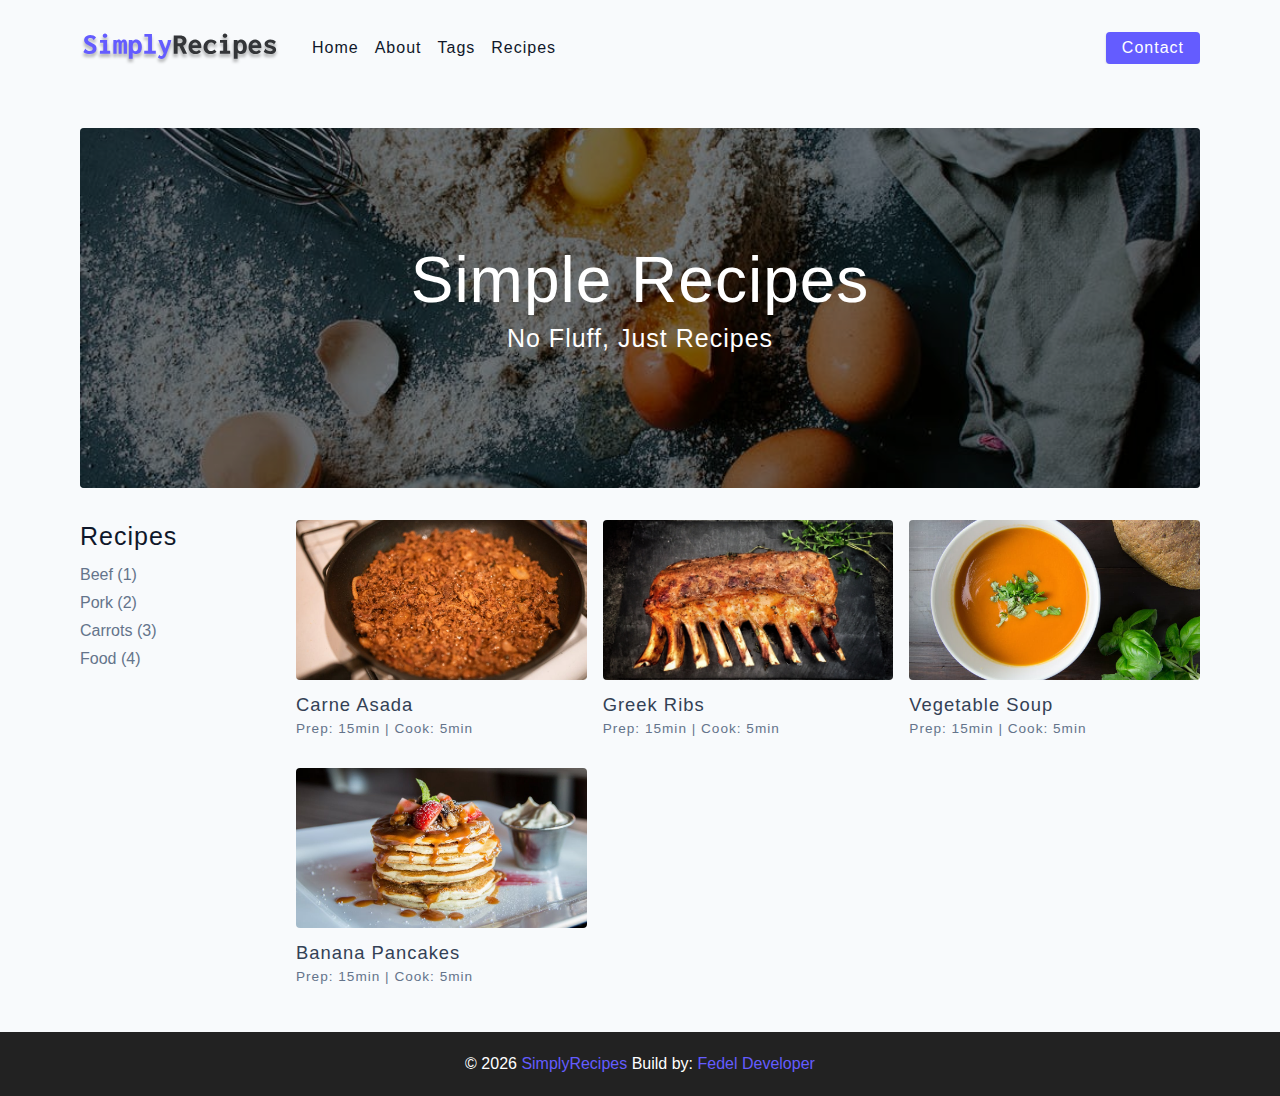
<file: index.html>
<!DOCTYPE html>
<html lang="en">
  <head>
    <meta charset="UTF-8" />
    <meta http-equiv="X-UA-Compatible" content="IE=edge" />
    <meta name="viewport" content="width=device-width, initial-scale=1.0" />
    <title>Simply Recipes || Starter</title>
    <!-- favicon -->
    <link rel="shortcut icon" href="./assets/favicon.ico" type="image/x-icon" />
    <!-- normalize -->
    <link rel="stylesheet" href="./css/normalize.css" />
    <!-- font-awesome -->
    <link
      rel="stylesheet"
      href="https://cdnjs.cloudflare.com/ajax/libs/font-awesome/5.14.0/css/all.min.css"
    />
    <!-- main css -->
    <link rel="stylesheet" href="./css/main.css" />
  </head>
  <body>
    <!-- nav -->
    <nav class="navbar">
      <div class="nav-center">
        <div class="nav-header">
          <a href="index.html" class="nav-logo">
            <img src="./assets/logo.svg" alt="simple recipes" />
          </a>
          <button class="nav-btn btn">
            <i class="fas fa-align-justify"></i>
          </button>
        </div>

        <div class="nav-links">
          <a href="index.html" class="nav-link">home</a>
          <a href="about.html" class="nav-link">about</a>
          <a href="tags.html" class="nav-link">tags</a>
          <a href="recipes.html" class="nav-link">recipes</a>

          <div class="nav-link contact-link">
            <a href="contact.html" class="btn">contact</a>
          </div>
        </div>
      </div>
    </nav>
    <!-- end of nav -->

    <!-- main -->
    <main class="page">
      <!-- header -->
      <header class="hero">
        <div class="hero-container">
          <div class="hero-text">
            <h1>simple recipes</h1>
            <h4>no fluff, just recipes</h4>
          </div>
        </div>
      </header>
      <!-- end of header -->

      <!-- recipes container -->
      <section class="recipes-container">
        <!-- tags container -->
        <div class="tags-container">
          <h4>recipes</h4>
          <div class="tags-list">
            <a href="tag-template.html">Beef (1)</a>
            <a href="tag-template.html">Pork (2)</a>
            <a href="tag-template.html">Carrots (3)</a>
            <a href="tag-template.html">Food (4)</a>
          </div>
        </div>
        <!--end of tags container -->

        <!-- recipes list -->
        <div class="recipes-list">
          <!-- single recipes -->
          <a href="single-recipe.html" class="recipe">
            <img
              src="./assets/recipes/recipe-1.jpeg"
              alt="food"
              class="img recipe-img"
            />
            <h5>carne asada</h5>
            <p>Prep: 15min | Cook: 5min</p>
          </a>

          <a href="single-recipe.html" class="recipe">
            <img
              src="./assets/recipes/recipe-2.jpeg"
              alt="food"
              class="img recipe-img"
            />
            <h5>greek ribs</h5>
            <p>Prep: 15min | Cook: 5min</p>
          </a>

          <a href="single-recipe.html" class="recipe">
            <img
              src="./assets/recipes/recipe-3.jpeg"
              alt="food"
              class="img recipe-img"
            />
            <h5>vegetable soup</h5>
            <p>Prep: 15min | Cook: 5min</p>
          </a>

          <a href="single-recipe.html" class="recipe">
            <img
              src="./assets/recipes/recipe-4.jpeg"
              alt="food"
              class="img recipe-img"
            />
            <h5>banana pancakes</h5>
            <p>Prep: 15min | Cook: 5min</p>
          </a>
          <!-- end of single recipes -->
        </div>
        <!--end of recipes list -->
      </section>
      <!-- end of recipes container -->
    </main>
    <!-- end of main -->

    <!-- footer -->
    <footer class="page-footer">
      <p>
        &copy;
        <span id="date"></span>
        <span class="footer-logo">SimplyRecipes</span>
        Build by:
        <a href="https://fedelmagbanua.netlify.app/">Fedel Developer</a>
      </p>
    </footer>
    <!-- end of footer -->

    <!-- javascript -->
    <script src="/js/app.js"></script>
  </body>
</html>
</file>
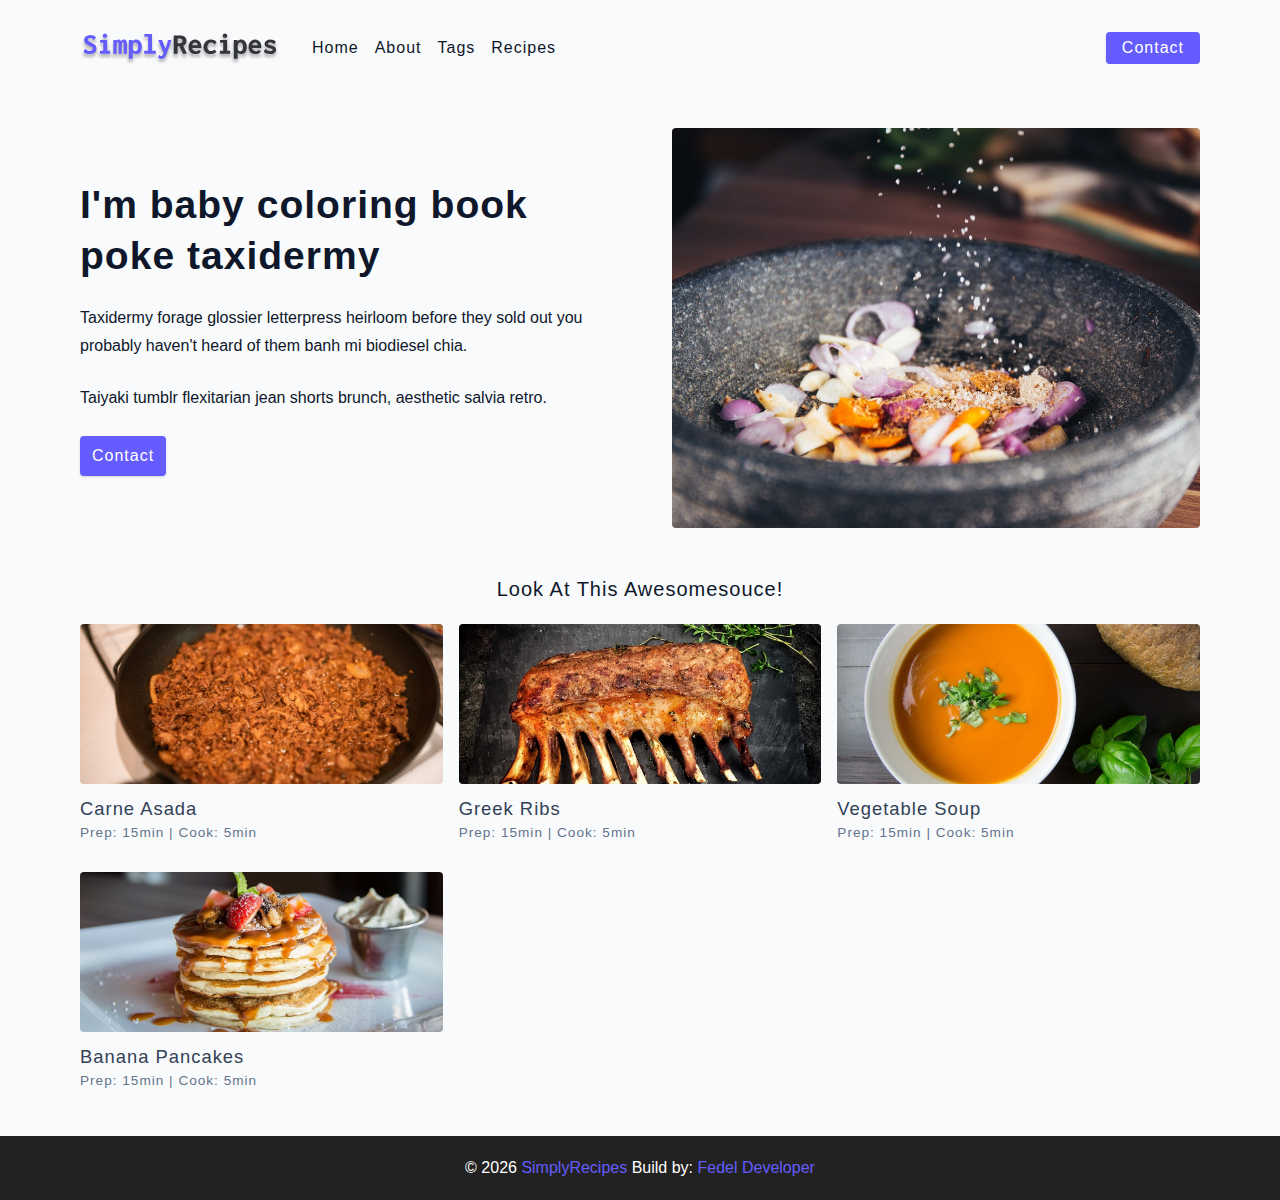
<file: about.html>
<!DOCTYPE html>
<html lang="en">
  <head>
    <meta charset="UTF-8" />
    <meta http-equiv="X-UA-Compatible" content="IE=edge" />
    <meta name="viewport" content="width=device-width, initial-scale=1.0" />
    <title>About || Starter</title>
    <!-- favicon -->
    <link rel="shortcut icon" href="./assets/favicon.ico" type="image/x-icon" />
    <!-- normalize -->
    <link rel="stylesheet" href="./css/normalize.css" />
    <!-- font-awesome -->
    <link
      rel="stylesheet"
      href="https://cdnjs.cloudflare.com/ajax/libs/font-awesome/5.14.0/css/all.min.css"
    />
    <!-- main css -->
    <link rel="stylesheet" href="./css/main.css" />
  </head>
  <body>
    <!-- nav -->
    <nav class="navbar">
      <div class="nav-center">
        <div class="nav-header">
          <a href="index.html" class="nav-logo">
            <img src="./assets/logo.svg" alt="simple recipes" />
          </a>
          <button class="nav-btn btn">
            <i class="fas fa-align-justify"></i>
          </button>
        </div>

        <div class="nav-links">
          <a href="index.html" class="nav-link">home</a>
          <a href="about.html" class="nav-link">about</a>
          <a href="tags.html" class="nav-link">tags</a>
          <a href="recipes.html" class="nav-link">recipes</a>

          <div class="nav-link contact-link">
            <a href="contact.html" class="btn">contact</a>
          </div>
        </div>
      </div>
    </nav>
    <!-- end of nav -->

    <!-- main -->
    <main class="page">
      <section class="about-page">
        <article>
          <h2>I'm baby coloring book poke taxidermy</h2>
          <p>
            Taxidermy forage glossier letterpress heirloom before they sold out
            you probably haven't heard of them banh mi biodiesel chia.
          </p>
          <p>
            Taiyaki tumblr flexitarian jean shorts brunch, aesthetic salvia
            retro.
          </p>
          <a href="contact.html" class="btn">contact</a>
        </article>
        <img
          src="/assets/about.jpeg"
          class="img about-img"
          alt="pouring salt"
        />
      </section>
      <section class="featured-recipes">
        <h5 class="featured-title">look at this awesomesouce!</h5>
        <!-- recipes list -->
        <div class="recipes-list">
          <!-- single recipes -->
          <a href="single-recipe.html" class="recipe">
            <img
              src="./assets/recipes/recipe-1.jpeg"
              alt="food"
              class="img recipe-img"
            />
            <h5>carne asada</h5>
            <p>Prep: 15min | Cook: 5min</p>
          </a>

          <a href="single-recipe.html" class="recipe">
            <img
              src="./assets/recipes/recipe-2.jpeg"
              alt="food"
              class="img recipe-img"
            />
            <h5>greek ribs</h5>
            <p>Prep: 15min | Cook: 5min</p>
          </a>

          <a href="single-recipe.html" class="recipe">
            <img
              src="./assets/recipes/recipe-3.jpeg"
              alt="food"
              class="img recipe-img"
            />
            <h5>vegetable soup</h5>
            <p>Prep: 15min | Cook: 5min</p>
          </a>

          <a href="single-recipe.html" class="recipe">
            <img
              src="./assets/recipes/recipe-4.jpeg"
              alt="food"
              class="img recipe-img"
            />
            <h5>banana pancakes</h5>
            <p>Prep: 15min | Cook: 5min</p>
          </a>
          <!-- end of single recipes -->
        </div>
        <!--end of recipes list -->
      </section>
    </main>
    <!-- end of main -->

    <!-- footer -->
    <footer class="page-footer">
      <p>
        &copy;
        <span id="date"></span>
        <span class="footer-logo">SimplyRecipes</span>
        Build by:
        <a href="https://fedelmagbanua.netlify.app/">Fedel Developer</a>
      </p>
    </footer>
    <!-- end of footer -->

    <!-- javascript -->
    <script src="/js/app.js"></script>
  </body>
</html>
</file>
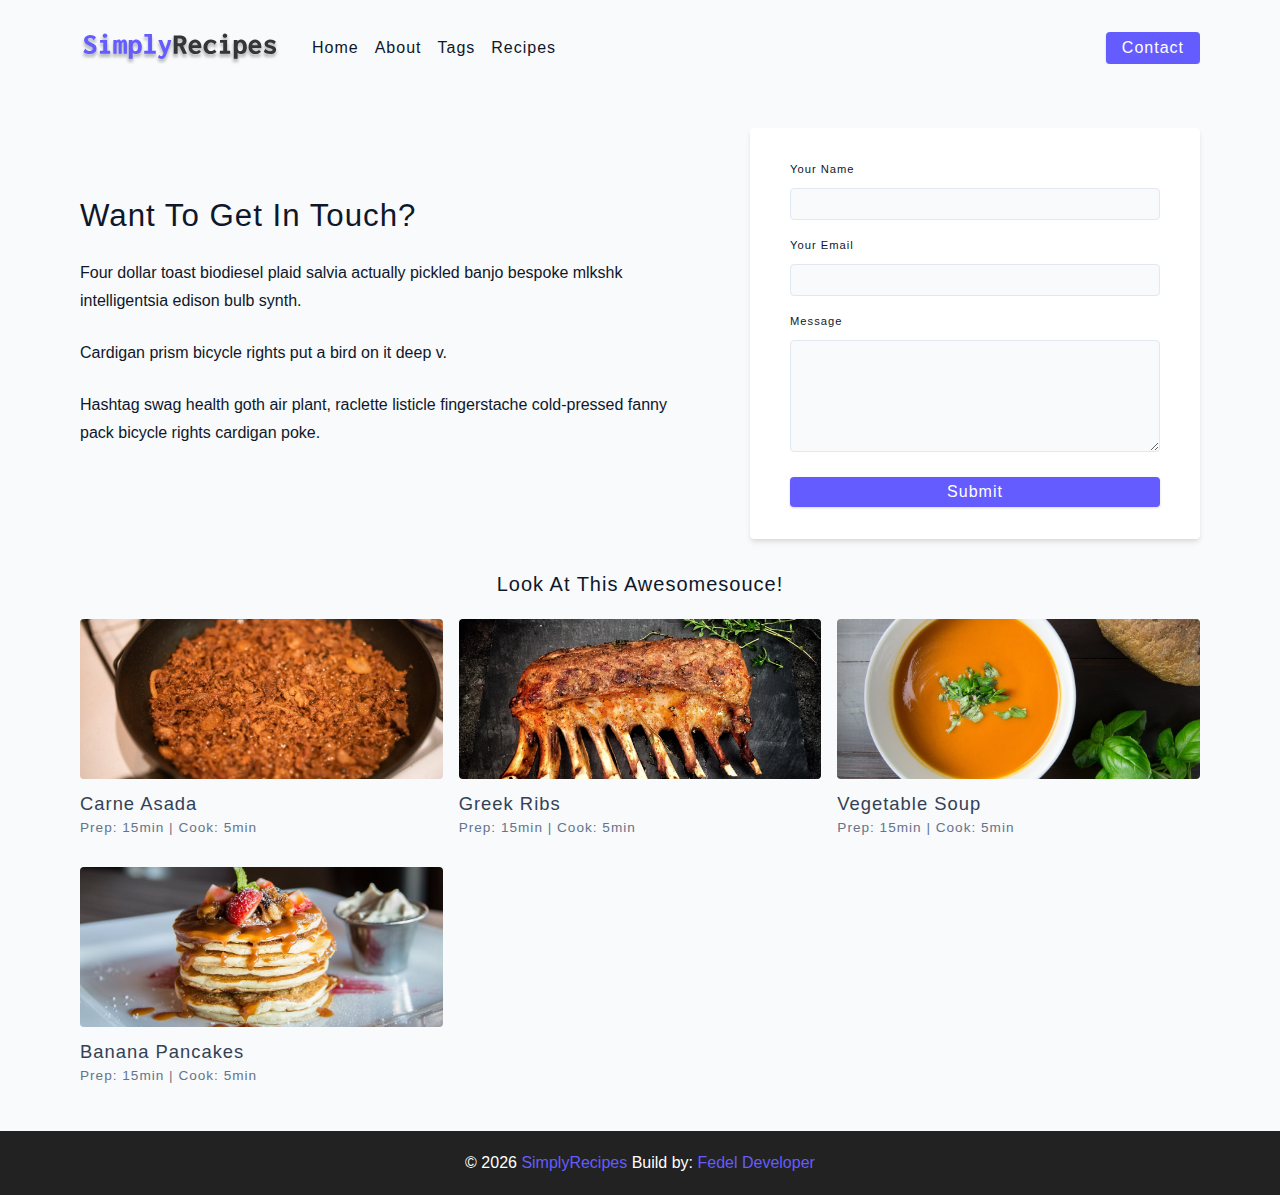
<file: contact.html>
<!DOCTYPE html>
<html lang="en">
  <head>
    <meta charset="UTF-8" />
    <meta http-equiv="X-UA-Compatible" content="IE=edge" />
    <meta name="viewport" content="width=device-width, initial-scale=1.0" />
    <title>Contact || Starter</title>
    <!-- favicon -->
    <link rel="shortcut icon" href="./assets/favicon.ico" type="image/x-icon" />
    <!-- normalize -->
    <link rel="stylesheet" href="./css/normalize.css" />
    <!-- font-awesome -->
    <link
      rel="stylesheet"
      href="https://cdnjs.cloudflare.com/ajax/libs/font-awesome/5.14.0/css/all.min.css"
    />
    <!-- main css -->
    <link rel="stylesheet" href="./css/main.css" />
  </head>
  <body>
    <!-- nav -->
    <nav class="navbar">
      <div class="nav-center">
        <div class="nav-header">
          <a href="index.html" class="nav-logo">
            <img src="./assets/logo.svg" alt="simple recipes" />
          </a>
          <button class="nav-btn btn">
            <i class="fas fa-align-justify"></i>
          </button>
        </div>

        <div class="nav-links">
          <a href="index.html" class="nav-link">home</a>
          <a href="about.html" class="nav-link">about</a>
          <a href="tags.html" class="nav-link">tags</a>
          <a href="recipes.html" class="nav-link">recipes</a>

          <div class="nav-link contact-link">
            <a href="contact.html" class="btn">contact</a>
          </div>
        </div>
      </div>
    </nav>
    <!-- end of nav -->

    <!-- main -->
    <main class="page">
      <section class="contact-container">
        <article class="contact-info">
          <h3>Want To Get In Touch?</h3>
          <p>
            Four dollar toast biodiesel plaid salvia actually pickled banjo
            bespoke mlkshk intelligentsia edison bulb synth.
          </p>
          <p>Cardigan prism bicycle rights put a bird on it deep v.</p>
          <p>
            Hashtag swag health goth air plant, raclette listicle fingerstache
            cold-pressed fanny pack bicycle rights cardigan poke.
          </p>
        </article>
        <article>
          <form action="" class="form contact-form">
            <!-- single form row -->
            <div class="form-row">
              <label for="name" class="form-label">your name</label>
              <input type="text" name="name" id="name" class="form-input" />
            </div>
            <!-- end of single row -->

            <!-- single form row -->
            <div class="form-row">
              <label for="email" class="form-label">your email</label>
              <input type="email" name="email" id="email" class="form-input" />
            </div>
            <!-- end of single row -->

            <!-- single form row -->
            <div class="form-row">
              <label for="message" class="form-label">message</label>
              <textarea
                name="message"
                id="message"
                class="form-textarea"
              ></textarea>
            </div>
            <!-- end of single row -->
            <button type="submit" class="btn btn-block">submit</button>
          </form>
        </article>
      </section>

      <section class="featured-recipes">
        <h5 class="featured-title">look at this awesomesouce!</h5>
        <!-- recipes list -->
        <div class="recipes-list">
          <!-- single recipes -->
          <a href="single-recipe.html" class="recipe">
            <img
              src="./assets/recipes/recipe-1.jpeg"
              alt="food"
              class="img recipe-img"
            />
            <h5>carne asada</h5>
            <p>Prep: 15min | Cook: 5min</p>
          </a>

          <a href="single-recipe.html" class="recipe">
            <img
              src="./assets/recipes/recipe-2.jpeg"
              alt="food"
              class="img recipe-img"
            />
            <h5>greek ribs</h5>
            <p>Prep: 15min | Cook: 5min</p>
          </a>

          <a href="single-recipe.html" class="recipe">
            <img
              src="./assets/recipes/recipe-3.jpeg"
              alt="food"
              class="img recipe-img"
            />
            <h5>vegetable soup</h5>
            <p>Prep: 15min | Cook: 5min</p>
          </a>

          <a href="single-recipe.html" class="recipe">
            <img
              src="./assets/recipes/recipe-4.jpeg"
              alt="food"
              class="img recipe-img"
            />
            <h5>banana pancakes</h5>
            <p>Prep: 15min | Cook: 5min</p>
          </a>
          <!-- end of single recipes -->
        </div>
        <!--end of recipes list -->
      </section>
    </main>
    <!-- end of main -->

    <!-- footer -->
    <footer class="page-footer">
      <p>
        &copy;
        <span id="date"></span>
        <span class="footer-logo">SimplyRecipes</span>
        Build by:
        <a href="https://fedelmagbanua.netlify.app/">Fedel Developer</a>
      </p>
    </footer>
    <!-- end of footer -->

    <!-- javascript -->
    <script src="/js/app.js"></script>
  </body>
</html>
</file>
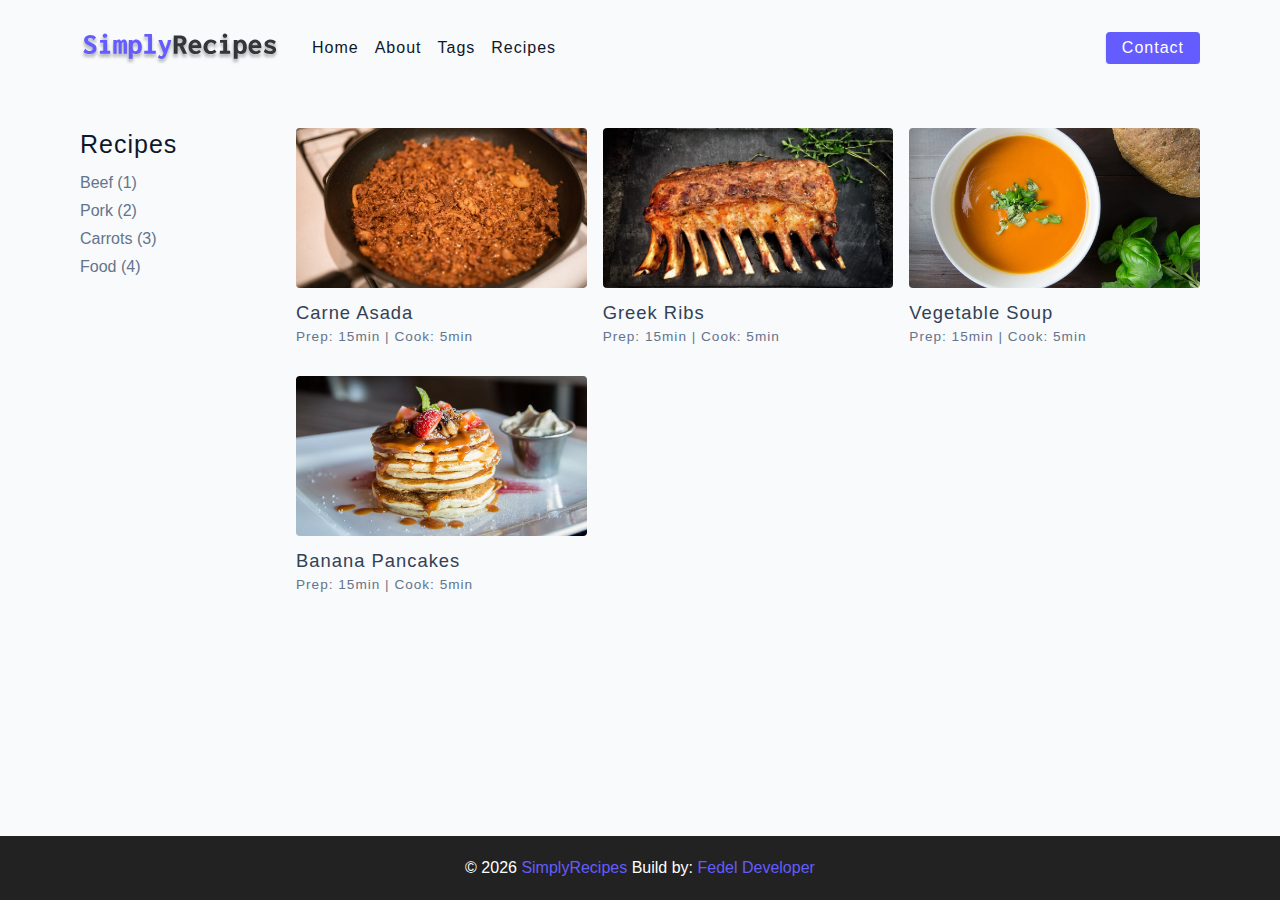
<file: recipes.html>
<!DOCTYPE html>
<html lang="en">
  <head>
    <meta charset="UTF-8" />
    <meta http-equiv="X-UA-Compatible" content="IE=edge" />
    <meta name="viewport" content="width=device-width, initial-scale=1.0" />
    <title>Recipes || Starter</title>
    <!-- favicon -->
    <link rel="shortcut icon" href="./assets/favicon.ico" type="image/x-icon" />
    <!-- normalize -->
    <link rel="stylesheet" href="./css/normalize.css" />
    <!-- font-awesome -->
    <link
      rel="stylesheet"
      href="https://cdnjs.cloudflare.com/ajax/libs/font-awesome/5.14.0/css/all.min.css"
    />
    <!-- main css -->
    <link rel="stylesheet" href="./css/main.css" />
  </head>
  <body>
    <!-- nav -->
    <nav class="navbar">
      <div class="nav-center">
        <div class="nav-header">
          <a href="index.html" class="nav-logo">
            <img src="./assets/logo.svg" alt="simple recipes" />
          </a>
          <button class="nav-btn btn">
            <i class="fas fa-align-justify"></i>
          </button>
        </div>

        <div class="nav-links">
          <a href="index.html" class="nav-link">home</a>
          <a href="about.html" class="nav-link">about</a>
          <a href="tags.html" class="nav-link">tags</a>
          <a href="recipes.html" class="nav-link">recipes</a>

          <div class="nav-link contact-link">
            <a href="contact.html" class="btn">contact</a>
          </div>
        </div>
      </div>
    </nav>
    <!-- end of nav -->

    <!-- main -->
    <main class="page error-page">
      <!-- recipes container -->
      <section class="recipes-container">
        <!-- tags container -->
        <div class="tags-container">
          <h4>recipes</h4>
          <div class="tags-list">
            <a href="tag-template.html">Beef (1)</a>
            <a href="tag-template.html">Pork (2)</a>
            <a href="tag-template.html">Carrots (3)</a>
            <a href="tag-template.html">Food (4)</a>
          </div>
        </div>
        <!--end of tags container -->

        <!-- recipes list -->
        <div class="recipes-list">
          <!-- single recipes -->
          <a href="single-recipe.html" class="recipe">
            <img
              src="./assets/recipes/recipe-1.jpeg"
              alt="food"
              class="img recipe-img"
            />
            <h5>carne asada</h5>
            <p>Prep: 15min | Cook: 5min</p>
          </a>

          <a href="single-recipe.html" class="recipe">
            <img
              src="./assets/recipes/recipe-2.jpeg"
              alt="food"
              class="img recipe-img"
            />
            <h5>greek ribs</h5>
            <p>Prep: 15min | Cook: 5min</p>
          </a>

          <a href="single-recipe.html" class="recipe">
            <img
              src="./assets/recipes/recipe-3.jpeg"
              alt="food"
              class="img recipe-img"
            />
            <h5>vegetable soup</h5>
            <p>Prep: 15min | Cook: 5min</p>
          </a>

          <a href="single-recipe.html" class="recipe">
            <img
              src="./assets/recipes/recipe-4.jpeg"
              alt="food"
              class="img recipe-img"
            />
            <h5>banana pancakes</h5>
            <p>Prep: 15min | Cook: 5min</p>
          </a>
          <!-- end of single recipes -->
        </div>
        <!--end of recipes list -->
      </section>
      <!-- end of recipes container -->
    </main>
    <!-- end of main -->

    <!-- footer -->
    <footer class="page-footer">
      <p>
        &copy;
        <span id="date"></span>
        <span class="footer-logo">SimplyRecipes</span>
        Build by:
        <a href="https://fedelmagbanua.netlify.app/">Fedel Developer</a>
      </p>
    </footer>
    <!-- end of footer -->

    <!-- javascript -->
    <script src="/js/app.js"></script>
  </body>
</html>
</file>
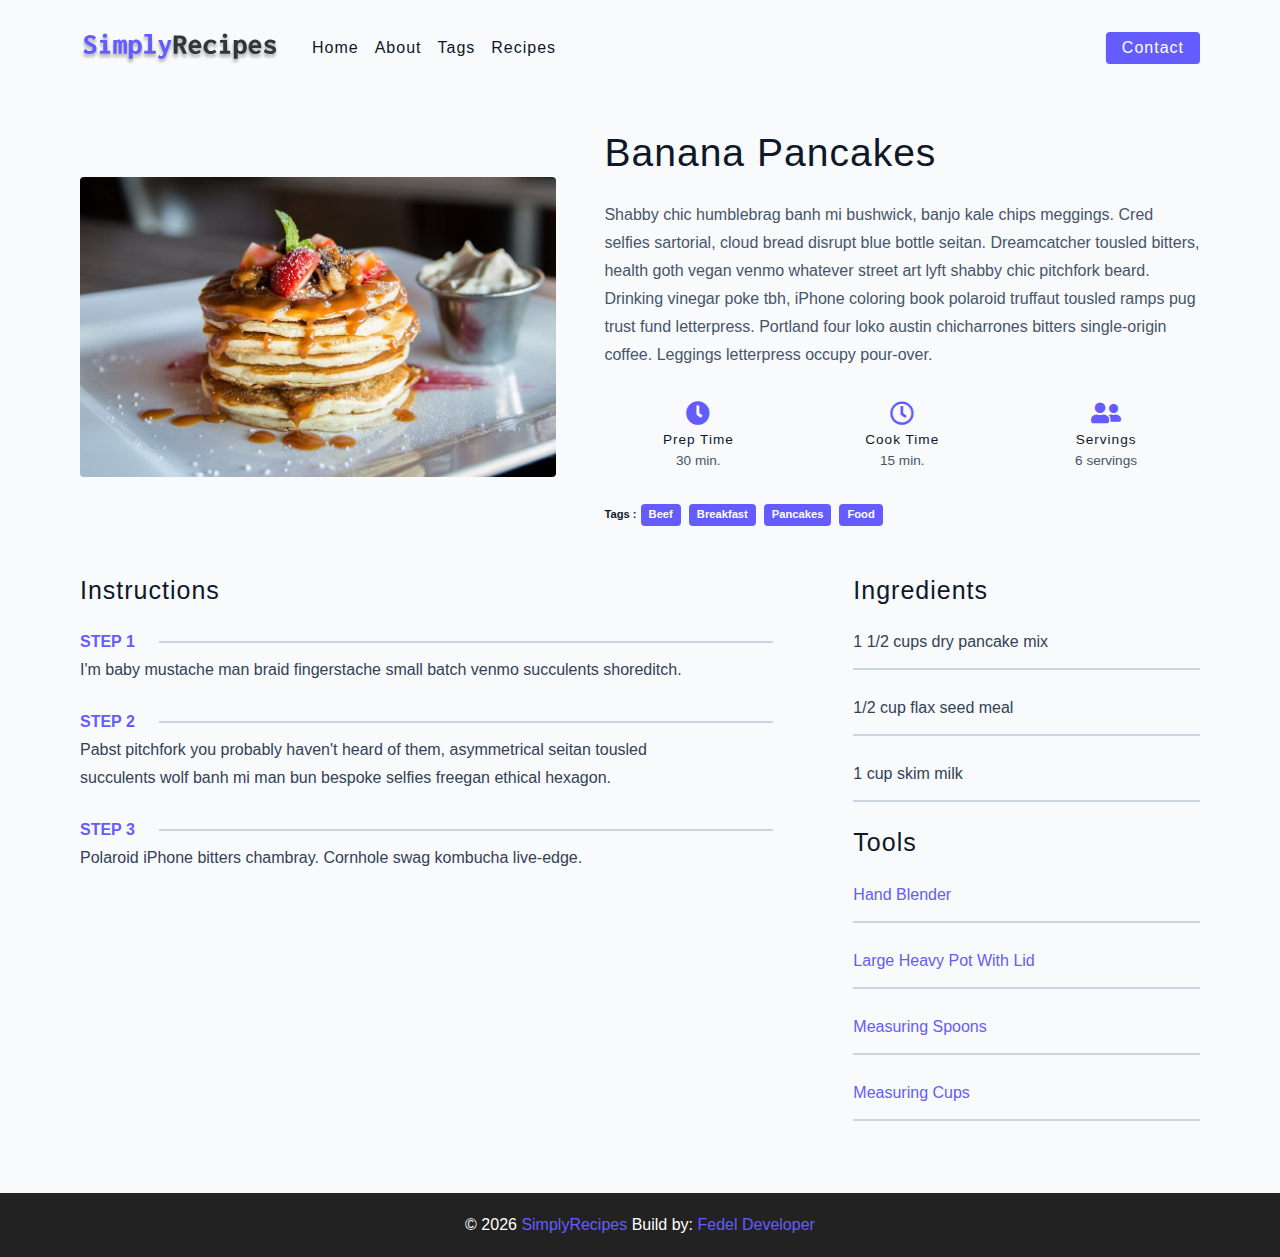
<file: single-recipe.html>
<!DOCTYPE html>
<html lang="en">
  <head>
    <meta charset="UTF-8" />
    <meta http-equiv="X-UA-Compatible" content="IE=edge" />
    <meta name="viewport" content="width=device-width, initial-scale=1.0" />
    <title>Single Recipe || Starter</title>
    <!-- favicon -->
    <link rel="shortcut icon" href="./assets/favicon.ico" type="image/x-icon" />
    <!-- normalize -->
    <link rel="stylesheet" href="./css/normalize.css" />
    <!-- font-awesome -->
    <link
      rel="stylesheet"
      href="https://cdnjs.cloudflare.com/ajax/libs/font-awesome/5.14.0/css/all.min.css"
    />
    <!-- main css -->
    <link rel="stylesheet" href="./css/main.css" />
  </head>
  <body>
    <!-- nav -->
    <nav class="navbar">
      <div class="nav-center">
        <div class="nav-header">
          <a href="index.html" class="nav-logo">
            <img src="./assets/logo.svg" alt="simple recipes" />
          </a>
          <button class="nav-btn btn">
            <i class="fas fa-align-justify"></i>
          </button>
        </div>

        <div class="nav-links">
          <a href="index.html" class="nav-link">home</a>
          <a href="about.html" class="nav-link">about</a>
          <a href="tags.html" class="nav-link">tags</a>
          <a href="recipes.html" class="nav-link">recipes</a>

          <div class="nav-link contact-link">
            <a href="contact.html" class="btn">contact</a>
          </div>
        </div>
      </div>
    </nav>
    <!-- end of nav -->

    <!-- main -->
    <main class="page">
      <div class="recipe-page">
        <!-- recipe hero -->
        <section class="recipe-hero">
          <img
            src="/assets/recipes/recipe-4.jpeg"
            class="img recipe-hero-img"
            alt="pancakes"
          />
          <article class="recipe-info">
            <h2>banana pancakes</h2>
            <p>
              Shabby chic humblebrag banh mi bushwick, banjo kale chips
              meggings. Cred selfies sartorial, cloud bread disrupt blue bottle
              seitan. Dreamcatcher tousled bitters, health goth vegan venmo
              whatever street art lyft shabby chic pitchfork beard. Drinking
              vinegar poke tbh, iPhone coloring book polaroid truffaut tousled
              ramps pug trust fund letterpress. Portland four loko austin
              chicharrones bitters single-origin coffee. Leggings letterpress
              occupy pour-over.
            </p>

            <!-- recipe icons -->
            <div class="recipe-icons">
              <!-- single recipe icons -->
              <article>
                <i class="fas fa-clock"></i>
                <h5>prep time</h5>
                <p>30 min.</p>
              </article>
              <!-- end of single recipe icons -->

              <!-- single recipe icons -->
              <article>
                <i class="far fa-clock"></i>
                <h5>cook time</h5>
                <p>15 min.</p>
              </article>
              <!-- end of single recipe icons -->

              <!-- single recipe icons -->
              <article>
                <i class="fas fa-user-friends"></i>
                <h5>servings</h5>
                <p>6 servings</p>
              </article>
              <!-- end of single recipe icons -->
            </div>
            <!-- end of recipe icons -->

            <!-- recipe tags -->
            <div class="recipe-tags">
              Tags : <a href="/tag-template.html">beef</a>
              <a href="/tag-template.html">breakfast</a>
              <a href="/tag-template.html">pancakes</a>
              <a href="/tag-template.html">food</a>
            </div>
            <!-- end of recipe tags -->
          </article>
        </section>
        <!-- end of recipe hero -->

        <!-- recipe content -->
        <section class="recipe-content">
          <article>
            <h4>instructions</h4>
            <!-- single instructions -->
            <div class="single-instruction">
              <header>
                <p>step 1</p>
                <div></div>
              </header>
              <p>
                I'm baby mustache man braid fingerstache small batch venmo
                succulents shoreditch.
              </p>
            </div>
            <!-- end of single instructions -->

            <!-- single instructions -->
            <div class="single-instruction">
              <header>
                <p>step 2</p>
                <div></div>
              </header>
              <p>
                Pabst pitchfork you probably haven't heard of them, asymmetrical
                seitan tousled succulents wolf banh mi man bun bespoke selfies
                freegan ethical hexagon.
              </p>
            </div>
            <!-- end of single instructions -->

            <!-- single instructions -->
            <div class="single-instruction">
              <header>
                <p>step 3</p>
                <div></div>
              </header>
              <p>
                Polaroid iPhone bitters chambray. Cornhole swag kombucha
                live-edge.
              </p>
            </div>
            <!-- end of single instructions -->
          </article>

          <!-- second column -->
          <article class="second-column">
            <div>
              <h4>ingredients</h4>
              <p class="single-ingredient">1 1/2 cups dry pancake mix</p>
              <p class="single-ingredient">1/2 cup flax seed meal</p>
              <p class="single-ingredient">1 cup skim milk</p>
            </div>

            <div>
              <h4>tools</h4>
              <p class="single-tool">hand blender</p>
              <p class="single-tool">large heavy pot with lid</p>
              <p class="single-tool">measuring spoons</p>
              <p class="single-tool">measuring cups</p>
            </div>
          </article>
          <!-- end of second column -->
        </section>
        <!-- end of recipe content -->
      </div>
    </main>
    <!-- end of main -->

    <!-- footer -->
    <footer class="page-footer">
      <p>
        &copy;
        <span id="date"></span>
        <span class="footer-logo">SimplyRecipes</span>
        Build by:
        <a href="https://fedelmagbanua.netlify.app/">Fedel Developer</a>
      </p>
    </footer>
    <!-- end of footer -->

    <!-- javascript -->
    <script src="/js/app.js"></script>
  </body>
</html>
</file>
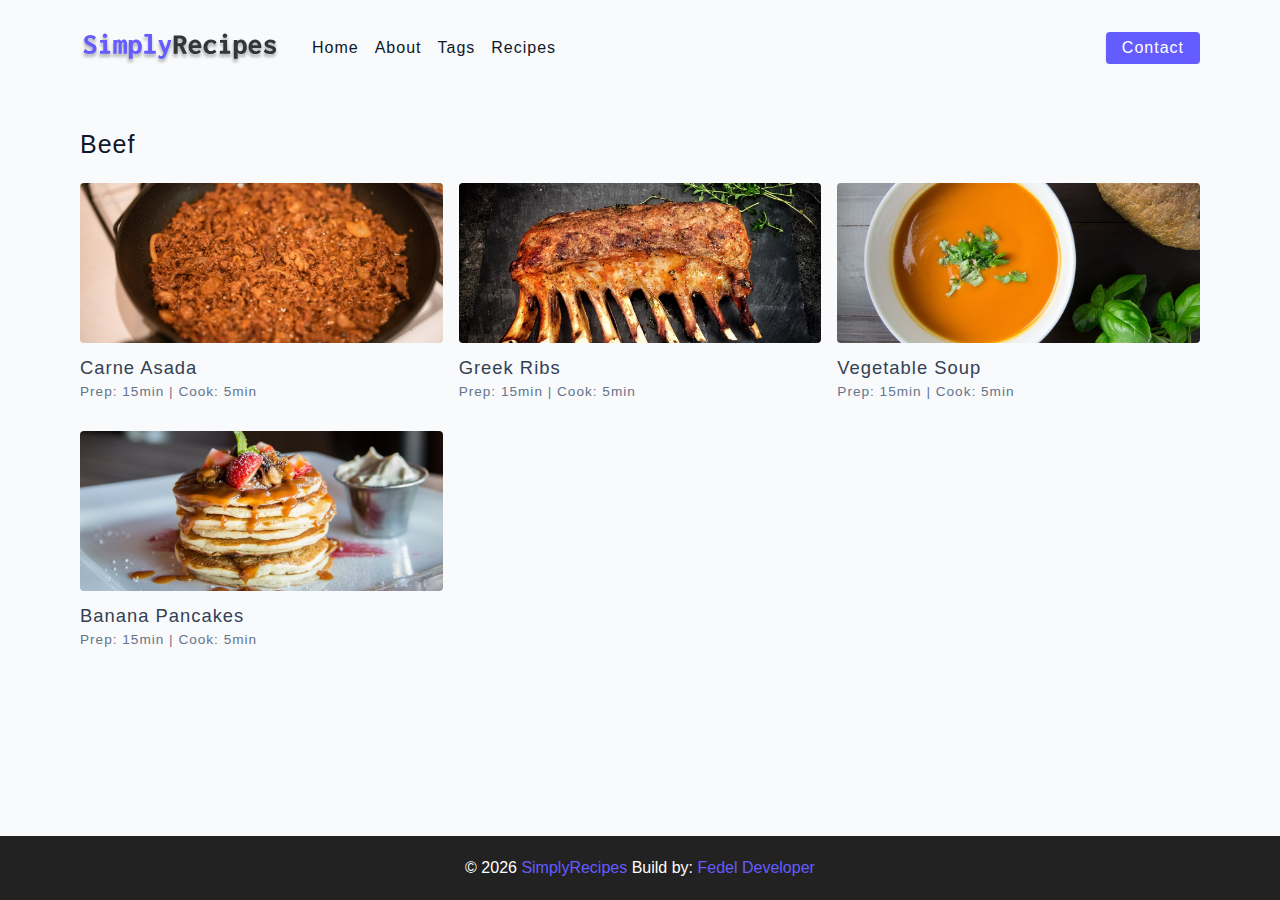
<file: tag-template.html>
<!DOCTYPE html>
<html lang="en">
  <head>
    <meta charset="UTF-8" />
    <meta http-equiv="X-UA-Compatible" content="IE=edge" />
    <meta name="viewport" content="width=device-width, initial-scale=1.0" />
    <title>Beef|| Starter</title>
    <!-- favicon -->
    <link rel="shortcut icon" href="./assets/favicon.ico" type="image/x-icon" />
    <!-- normalize -->
    <link rel="stylesheet" href="./css/normalize.css" />
    <!-- font-awesome -->
    <link
      rel="stylesheet"
      href="https://cdnjs.cloudflare.com/ajax/libs/font-awesome/5.14.0/css/all.min.css"
    />
    <!-- main css -->
    <link rel="stylesheet" href="./css/main.css" />
  </head>
  <body>
    <!-- nav -->
    <nav class="navbar">
      <div class="nav-center">
        <div class="nav-header">
          <a href="index.html" class="nav-logo">
            <img src="./assets/logo.svg" alt="simple recipes" />
          </a>
          <button class="nav-btn btn">
            <i class="fas fa-align-justify"></i>
          </button>
        </div>

        <div class="nav-links">
          <a href="index.html" class="nav-link">home</a>
          <a href="about.html" class="nav-link">about</a>
          <a href="tags.html" class="nav-link">tags</a>
          <a href="recipes.html" class="nav-link">recipes</a>

          <div class="nav-link contact-link">
            <a href="contact.html" class="btn">contact</a>
          </div>
        </div>
      </div>
    </nav>
    <!-- end of nav -->

    <!-- main -->
    <main class="page error-page">
      <h4>beef</h4>
      <!-- recipes list -->
      <div class="recipes-list">
        <!-- single recipes -->
        <a href="single-recipe.html" class="recipe">
          <img
            src="./assets/recipes/recipe-1.jpeg"
            alt="food"
            class="img recipe-img"
          />
          <h5>carne asada</h5>
          <p>Prep: 15min | Cook: 5min</p>
        </a>

        <a href="single-recipe.html" class="recipe">
          <img
            src="./assets/recipes/recipe-2.jpeg"
            alt="food"
            class="img recipe-img"
          />
          <h5>greek ribs</h5>
          <p>Prep: 15min | Cook: 5min</p>
        </a>

        <a href="single-recipe.html" class="recipe">
          <img
            src="./assets/recipes/recipe-3.jpeg"
            alt="food"
            class="img recipe-img"
          />
          <h5>vegetable soup</h5>
          <p>Prep: 15min | Cook: 5min</p>
        </a>

        <a href="single-recipe.html" class="recipe">
          <img
            src="./assets/recipes/recipe-4.jpeg"
            alt="food"
            class="img recipe-img"
          />
          <h5>banana pancakes</h5>
          <p>Prep: 15min | Cook: 5min</p>
        </a>
        <!-- end of single recipes -->
      </div>
      <!--end of recipes list -->
    </main>
    <!-- end of main -->

    <!-- footer -->
    <footer class="page-footer">
      <p>
        &copy;
        <span id="date"></span>
        <span class="footer-logo">SimplyRecipes</span>
        Build by:
        <a href="https://fedelmagbanua.netlify.app/">Fedel Developer</a>
      </p>
    </footer>
    <!-- end of footer -->

    <!-- javascript -->
    <script src="/js/app.js"></script>
  </body>
</html>
</file>
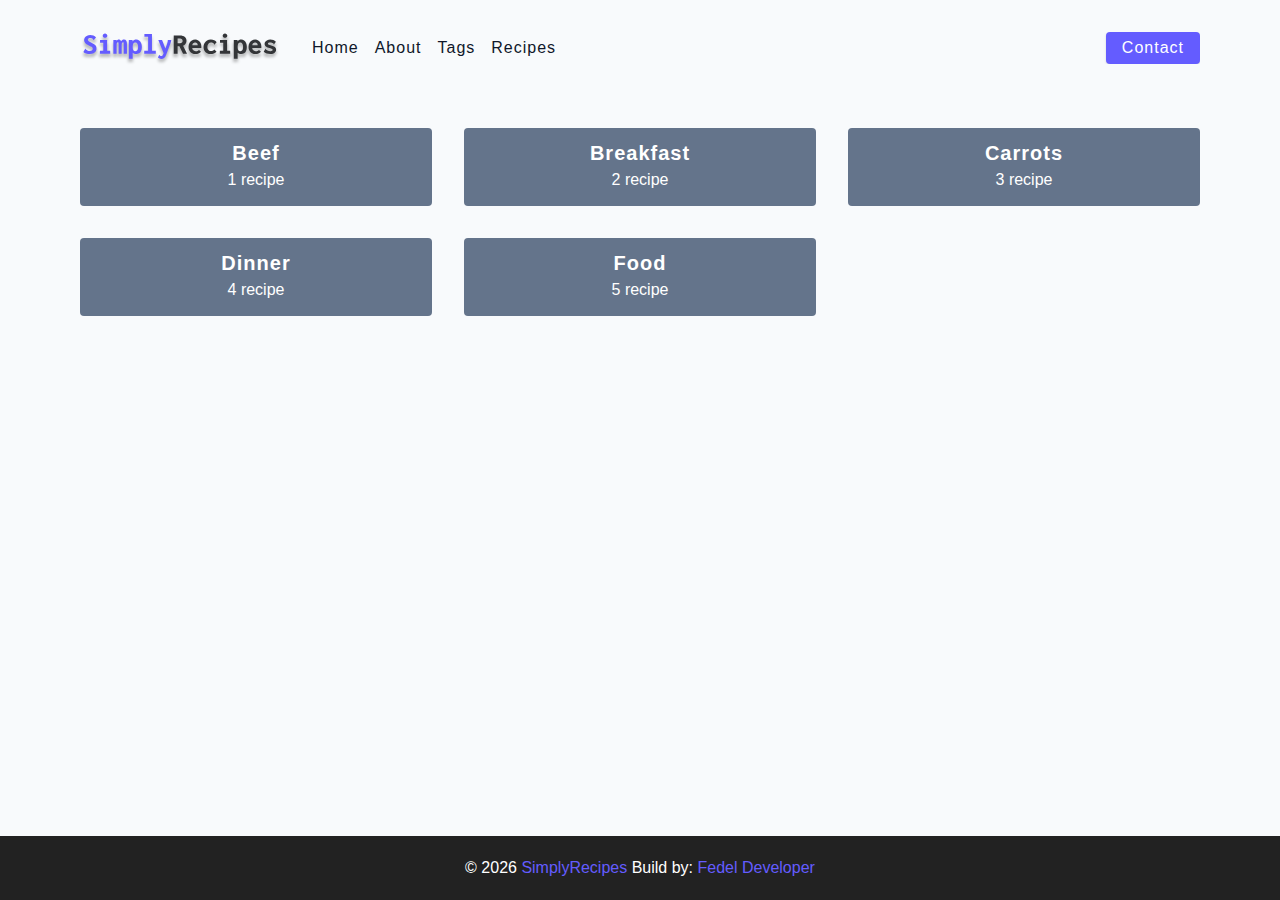
<file: tags.html>
<!DOCTYPE html>
<html lang="en">
  <head>
    <meta charset="UTF-8" />
    <meta http-equiv="X-UA-Compatible" content="IE=edge" />
    <meta name="viewport" content="width=device-width, initial-scale=1.0" />
    <title>Tags || Starter</title>
    <!-- favicon -->
    <link rel="shortcut icon" href="./assets/favicon.ico" type="image/x-icon" />
    <!-- normalize -->
    <link rel="stylesheet" href="./css/normalize.css" />
    <!-- font-awesome -->
    <link
      rel="stylesheet"
      href="https://cdnjs.cloudflare.com/ajax/libs/font-awesome/5.14.0/css/all.min.css"
    />
    <!-- main css -->
    <link rel="stylesheet" href="./css/main.css" />
  </head>
  <body>
    <!-- nav -->
    <nav class="navbar">
      <div class="nav-center">
        <div class="nav-header">
          <a href="index.html" class="nav-logo">
            <img src="./assets/logo.svg" alt="simple recipes" />
          </a>
          <button class="nav-btn btn">
            <i class="fas fa-align-justify"></i>
          </button>
        </div>

        <div class="nav-links">
          <a href="index.html" class="nav-link">home</a>
          <a href="about.html" class="nav-link">about</a>
          <a href="tags.html" class="nav-link">tags</a>
          <a href="recipes.html" class="nav-link">recipes</a>

          <div class="nav-link contact-link">
            <a href="contact.html" class="btn">contact</a>
          </div>
        </div>
      </div>
    </nav>
    <!-- end of nav -->

    <!-- main -->
    <main class="page">
      <section class="tags-wrapper">
        <!-- single tags -->
        <a href="tag-template.html" class="tag">
          <h5>beef</h5>
          <p>1 recipe</p>
        </a>
        <!-- end of single tags -->

        <!-- single tags -->
        <a href="tag-template.html" class="tag">
          <h5>breakfast</h5>
          <p>2 recipe</p>
        </a>
        <!-- end of single tags -->

        <!-- single tags -->
        <a href="tag-template.html" class="tag">
          <h5>carrots</h5>
          <p>3 recipe</p>
        </a>
        <!-- end of single tags -->

        <!-- single tags -->
        <a href="tag-template.html" class="tag">
          <h5>dinner</h5>
          <p>4 recipe</p>
        </a>
        <!-- end of single tags -->

        <!-- single tags -->
        <a href="tag-template.html" class="tag">
          <h5>food</h5>
          <p>5 recipe</p>
        </a>
        <!-- end of single tags -->
      </section>
    </main>
    <!-- end of main -->

    <!-- footer -->
    <footer class="page-footer">
      <p>
        &copy;
        <span id="date"></span>
        <span class="footer-logo">SimplyRecipes</span>
        Build by:
        <a href="https://fedelmagbanua.netlify.app/">Fedel Developer</a>
      </p>
    </footer>
    <!-- end of footer -->

    <!-- javascript -->
    <script src="/js/app.js"></script>
  </body>
</html>
</file>
<file: css/main.css>
*,
::after,
::before {
  box-sizing: border-box;
}
/* fonts */

@import url("https://fonts.googleapis.com/css2?family=Roboto:wght@400;500;600&family=Montserrat&display=swap");
html {
  font-size: 100%;
} /*16px*/

:root {
  /* colors */
  --primary-100: #e2e0ff;
  --primary-200: #c1beff;
  --primary-300: #a29dff;
  --primary-400: #837dff;
  --primary-500: #645cff;
  --primary-600: #504acc;
  --primary-700: #3c3799;
  --primary-800: #282566;
  --primary-900: #141233;

  /* grey */
  --grey-50: #f8fafc;
  --grey-100: #f1f5f9;
  --grey-200: #e2e8f0;
  --grey-300: #cbd5e1;
  --grey-400: #94a3b8;
  --grey-500: #64748b;
  --grey-600: #475569;
  --grey-700: #334155;
  --grey-800: #1e293b;
  --grey-900: #0f172a;
  /* rest of the colors */
  --black: #222;
  --white: #fff;
  --red-light: #f8d7da;
  --red-dark: #842029;
  --green-light: #d1e7dd;
  --green-dark: #0f5132;

  /* fonts  */
  --headingFont: "Roboto", sans-serif;
  --bodyFont: "Nunito", sans-serif;
  --smallText: 0.7em;
  /* rest of the vars */
  --backgroundColor: var(--grey-50);
  --textColor: var(--grey-900);
  --borderRadius: 0.25rem;
  --letterSpacing: 1px;
  --transition: 0.3s ease-in-out all;
  --max-width: 1120px;
  --fixed-width: 600px;

  /* box shadow*/
  --shadow-1: 0 1px 3px 0 rgba(0, 0, 0, 0.1), 0 1px 2px 0 rgba(0, 0, 0, 0.06);
  --shadow-2: 0 4px 6px -1px rgba(0, 0, 0, 0.1),
    0 2px 4px -1px rgba(0, 0, 0, 0.06);
  --shadow-3: 0 10px 15px -3px rgba(0, 0, 0, 0.1),
    0 4px 6px -2px rgba(0, 0, 0, 0.05);
  --shadow-4: 0 20px 25px -5px rgba(0, 0, 0, 0.1),
    0 10px 10px -5px rgba(0, 0, 0, 0.04);
}

body {
  background: var(--backgroundColor);
  font-family: var(--bodyFont);
  font-weight: 400;
  line-height: 1.75;
  color: var(--textColor);
}

p {
  margin-top: 0;
  margin-bottom: 1.5rem;
  max-width: 40em;
}

h1,
h2,
h3,
h4,
h5 {
  margin: 0;
  margin-bottom: 1.38rem;
  font-family: var(--headingFont);
  font-weight: 400;
  line-height: 1.3;
  text-transform: capitalize;
  letter-spacing: var(--letterSpacing);
}

h1 {
  margin-top: 0;
  font-size: 3.052rem;
}

h2 {
  font-size: 2.441rem;
}

h3 {
  font-size: 1.953rem;
}

h4 {
  font-size: 1.563rem;
}

h5 {
  font-size: 1.25rem;
}

small,
.text-small {
  font-size: var(--smallText);
}

a {
  text-decoration: none;
}
ul {
  list-style-type: none;
  padding: 0;
}

.img {
  width: 100%;
  display: block;
  object-fit: cover;
}
/* buttons */

.btn {
  cursor: pointer;
  color: var(--white);
  background: var(--primary-500);
  border: transparent;
  border-radius: var(--borderRadius);
  letter-spacing: var(--letterSpacing);
  padding: 0.375rem 0.75rem;
  box-shadow: var(--shadow-1);
  transition: var(--transtion);
  text-transform: capitalize;
  display: inline-block;
}
.btn:hover {
  background: var(--primary-700);
  box-shadow: var(--shadow-3);
}
.btn-hipster {
  color: var(--primary-500);
  background: var(--primary-200);
}
.btn-hipster:hover {
  color: var(--primary-200);
  background: var(--primary-700);
}
.btn-block {
  width: 100%;
}

/* alerts */
.alert {
  padding: 0.375rem 0.75rem;
  margin-bottom: 1rem;
  border-color: transparent;
  border-radius: var(--borderRadius);
}

.alert-danger {
  color: var(--red-dark);
  background: var(--red-light);
}
.alert-success {
  color: var(--green-dark);
  background: var(--green-light);
}
/* form */

.form {
  width: 90vw;
  max-width: var(--fixed-width);
  background: var(--white);
  border-radius: var(--borderRadius);
  box-shadow: var(--shadow-2);
  padding: 2rem 2.5rem;
  margin: 3rem auto;
}
.form-label {
  display: block;
  font-size: var(--smallText);
  margin-bottom: 0.5rem;
  text-transform: capitalize;
  letter-spacing: var(--letterSpacing);
}
.form-input,
.form-textarea {
  width: 100%;
  padding: 0.375rem 0.75rem;
  border-radius: var(--borderRadius);
  background: var(--backgroundColor);
  border: 1px solid var(--grey-200);
}

.form-row {
  margin-bottom: 1rem;
}

.form-textarea {
  height: 7rem;
}
::placeholder {
  font-family: inherit;
  color: var(--grey-400);
}
.form-alert {
  color: var(--red-dark);
  letter-spacing: var(--letterSpacing);
  text-transform: capitalize;
}
/* alert */

@keyframes spinner {
  to {
    transform: rotate(360deg);
  }
}

.loading {
  width: 6rem;
  height: 6rem;
  border: 5px solid var(--grey-400);
  border-radius: 50%;
  border-top-color: var(--primary-500);
  animation: spinner 0.6s linear infinite;
}
.loading {
  margin: 0 auto;
}
/* title */

.title {
  text-align: center;
}

.title-underline {
  background: var(--primary-500);
  width: 7rem;
  height: 0.25rem;
  margin: 0 auto;
  margin-top: -1rem;
}

/*
=============== 
Navbar
===============
*/

.navbar {
  display: flex;
  justify-content: center;
  align-items: center;
}

.nav-center {
  width: 90vw;
  max-width: var(--max-width);
}

.nav-header {
  height: 6rem;
  display: flex;
  justify-content: space-between;
  align-items: center;
}

.nav-header img {
  width: 200px;
}

.nav-logo {
  display: flex;
  align-items: center;
}

.nav-header .nav-btn {
  padding: 0.15rem 0.75rem;
}

.nav-btn i {
  font-size: 1.25rem;
}

.nav-links {
  display: flex;
  flex-direction: column;
  /* todo */
  height: 0;
  overflow: hidden;
}

.show-links {
  height: 310px;
}

.nav-link {
  display: block;
  text-align: center;
  text-transform: capitalize;
  color: var(--grey-900);
  letter-spacing: var(--letterSpacing);
  padding: 1rem 0;
  border-top: 1px solid var(--grey-500);

  transition: var(--transition);
}

.nav-link:hover {
  color: var(--primary-500);
}

.contact-link a {
  padding: 0.15rem 1rem;
}

/* tablet screen */
@media (min-width: 992px) {
  .nav-btn {
    display: none;
  }

  .navbar {
    height: 6rem;
  }

  .nav-center {
    display: flex;
    align-items: center;
  }

  .nav-header {
    height: auto;
    margin-right: 2rem;
  }

  .nav-links {
    height: auto;
    flex-direction: row;
    align-items: center;
    width: 100%;
  }

  .nav-link {
    padding: 0;
    border-top: 0;
    margin-right: 1rem;
  }

  .contact-link {
    margin-left: auto;
    margin-right: 0;
  }
}

/*
=============== 
page
===============
*/

.page {
  width: 90vw;
  max-width: var(--max-width);
  margin: auto;
  min-height: calc(100vh - (6rem + 4rem));
  padding-top: 2rem;
}

/*
=============== 
footer
===============
*/

.page-footer {
  background: var(--black);
  color: var(--white);
  height: 4rem;
  display: flex;
  justify-content: center;
  align-items: center;
}

.page-footer p {
  margin-bottom: 0;
}

/* mobile screen */
@media (max-width: 576px) {
  .page-footer {
    font-size: 0.85rem;
  }
}

.footer-logo,
.page-footer a {
  color: var(--primary-500);
}

/*
=============== 
hero
===============
*/

.hero {
  /* background: url("/html-css-simply-recipes-main/starter/assets/main.jpeg");
  background-position: center;
  background-size: cover;
  background-repeat: no-repeat; */

  background: url("/assets/main.jpeg") center/cover no-repeat;
  height: 40vh;
  margin-bottom: 2rem;
  border-radius: var(--borderRadius);

  position: relative;
}

.hero-container {
  position: absolute;
  background: rgba(0, 0, 0, 0.4);
  inset: 0;

  border-radius: var(--borderRadius);
  display: flex;
  justify-content: center;
  align-items: center;
}

.hero-text {
  color: var(--white);
  text-align: center;
}

/* tablet screen */
@media (min-width: 768px) {
  .hero-text h1 {
    font-size: 4rem;
    margin-bottom: 0;
  }
}

/*
=============== 
recipes
===============
*/

.recipes-container {
  display: grid;
  gap: 2rem 1rem;
}

.tags-container {
  order: 1;

  display: flex;
  flex-direction: column;
  padding-bottom: 3rem;
}

.tags-container h4 {
  margin-bottom: 0.5rem;
  font-weight: 500;
}

.recipes-list {
  display: grid;
  gap: 2rem 1rem;
  padding-bottom: 3rem;
}

.tags-list {
  display: grid;
  grid-template-columns: repeat(3, 1fr);
}

.tags-list a {
  display: block;
  color: var(--grey-500);
  transition: var(--transition);
}

.tags-list a:hover {
  color: var(--primary-500);
}

.recipe {
  display: block;
}

.recipe h5 {
  color: var(--grey-700);
  line-height: 1;
  margin-bottom: 0;
}

.recipe p {
  color: var(--grey-500);
  line-height: 1;
  margin-top: 0.5rem;
  margin-bottom: 0;
  letter-spacing: var(--letterSpacing);
}

.recipe-img {
  height: 15rem;
  border-radius: var(--borderRadius);
  margin-bottom: 1rem;
}

/* mobile screen */
@media (min-width: 576px) {
  .recipes-list {
    grid-template-columns: repeat(2, 1fr);
  }

  .recipe-img {
    height: 10rem;
  }
}

/* tablet screen */
@media (min-width: 992px) {
  .recipes-container {
    grid-template-columns: 200px 1fr;
  }

  .recipe p {
    font-size: 0.85rem;
  }

  .tags-container {
    order: 0;
  }

  .tags-list {
    grid-template-columns: 1fr;
  }
}

/* desktop screen */
@media (min-width: 1200px) {
  .recipes-list {
    grid-template-columns: repeat(3, 1fr);
  }

  .recipe h5 {
    font-size: 1.15rem;
  }
}

/*
=============== 
about
===============
*/

.about-page h2 {
  text-transform: none;
  font-weight: bold;
}

.about-img {
  border-radius: var(--borderRadius);
  height: 300px;
}

.about-page {
  display: grid;
  gap: 2rem 4rem;
  padding-bottom: 3rem;
}

/* tablet screen */
@media (min-width: 992px) {
  .about-page {
    grid-template-columns: repeat(2, 1fr);
    grid-template-rows: 400px;
    align-items: center;
  }

  .about-img {
    height: 100%;
  }
}

.featured-title {
  text-align: center;
}

/*
=============== 
contact page
===============
*/

.contact-form {
  width: 100%;
  margin: 0;
}

.contact-container {
  display: grid;
  gap: 2rem 3rem;
  padding-bottom: 2rem;
}

/* tablet screen */
@media (min-width: 992px) {
  .contact-container {
    grid-template-columns: 1fr 450px;
    align-items: center;
  }
}

/*
=============== 
tags
===============
*/

.tags-wrapper {
  display: grid;
  gap: 2rem;
  padding-bottom: 3rem;
}

.tag {
  background: var(--grey-500);
  border-radius: var(--borderRadius);
  color: var(--white);
  text-align: center;
  padding: 0.75rem 0;

  transition: var(--transition);
}

.tag:hover {
  background: var(--primary-500);
}

.tag h5,
.tag p {
  margin-bottom: 0;
}

.tag h5 {
  font-weight: 600;
}

/* mobile screen */
@media (min-width: 576px) {
  .tags-wrapper {
    grid-template-columns: repeat(2, 1fr);
  }
}

/* tablet screen */
@media (min-width: 992px) {
  .tags-wrapper {
    grid-template-columns: repeat(3, 1fr);
  }
}

/*
=============== 
single recipe page
===============
*/

.recipe-hero {
  display: grid;
  gap: 3rem;
}

.recipe-hero-img {
  border-radius: var(--borderRadius);
  height: 300px;
}

.recipe-hero p {
  color: var(--grey-600);
}

.recipe-icons {
  display: grid;
  grid-template-columns: repeat(3, 1fr);
  gap: 1rem;
  margin: 2rem 0;
  text-align: center;
}

.recipe-icons i {
  font-size: 1.5rem;
  color: var(--primary-500);
}

.recipe-icons h5,
.recipe-icons p {
  font-size: 0.85rem;
  margin-bottom: 0;
}

.recipe-tags {
  display: flex;
  align-items: center;
  flex-wrap: wrap;
  font-weight: 600;
  font-size: 0.7em;
}

.recipe-tags a {
  background: var(--primary-500);
  border-radius: var(--borderRadius);
  color: var(--white);
  padding: 0.05rem 0.5rem;
  margin: 0 0.25rem;
  text-transform: capitalize;
}

/* tablet screen */
@media (min-width: 992px) {
  .recipe-hero {
    grid-template-columns: 4fr 5fr;
    align-items: center;
  }
}

.recipe-content {
  display: grid;
  gap: 2rem 5rem;
  padding: 3rem 0;
}

/* tablet screen */
@media (min-width: 992px) {
  .recipe-content {
    grid-template-columns: 2fr 1fr;
  }
}

.single-instruction header {
  display: grid;
  grid-template-columns: auto 1fr;
  align-items: center;
  gap: 1.5rem;
}

.single-instruction header p {
  color: var(--primary-500);
  font-weight: 600;
  text-transform: uppercase;
  margin-bottom: 0;
}

.single-instruction > p {
  color: var(--grey-700);
}

.single-instruction header div {
  height: 2px;
  background: var(--grey-300);
}

.single-ingredient {
  border-bottom: 2px solid var(--grey-300);
  padding-bottom: 0.75rem;
  color: var(--grey-700);
}

.single-tool {
  border-bottom: 2px solid var(--grey-300);
  padding-bottom: 0.75rem;
  color: var(--primary-500);
  text-transform: capitalize;
}
</file>
